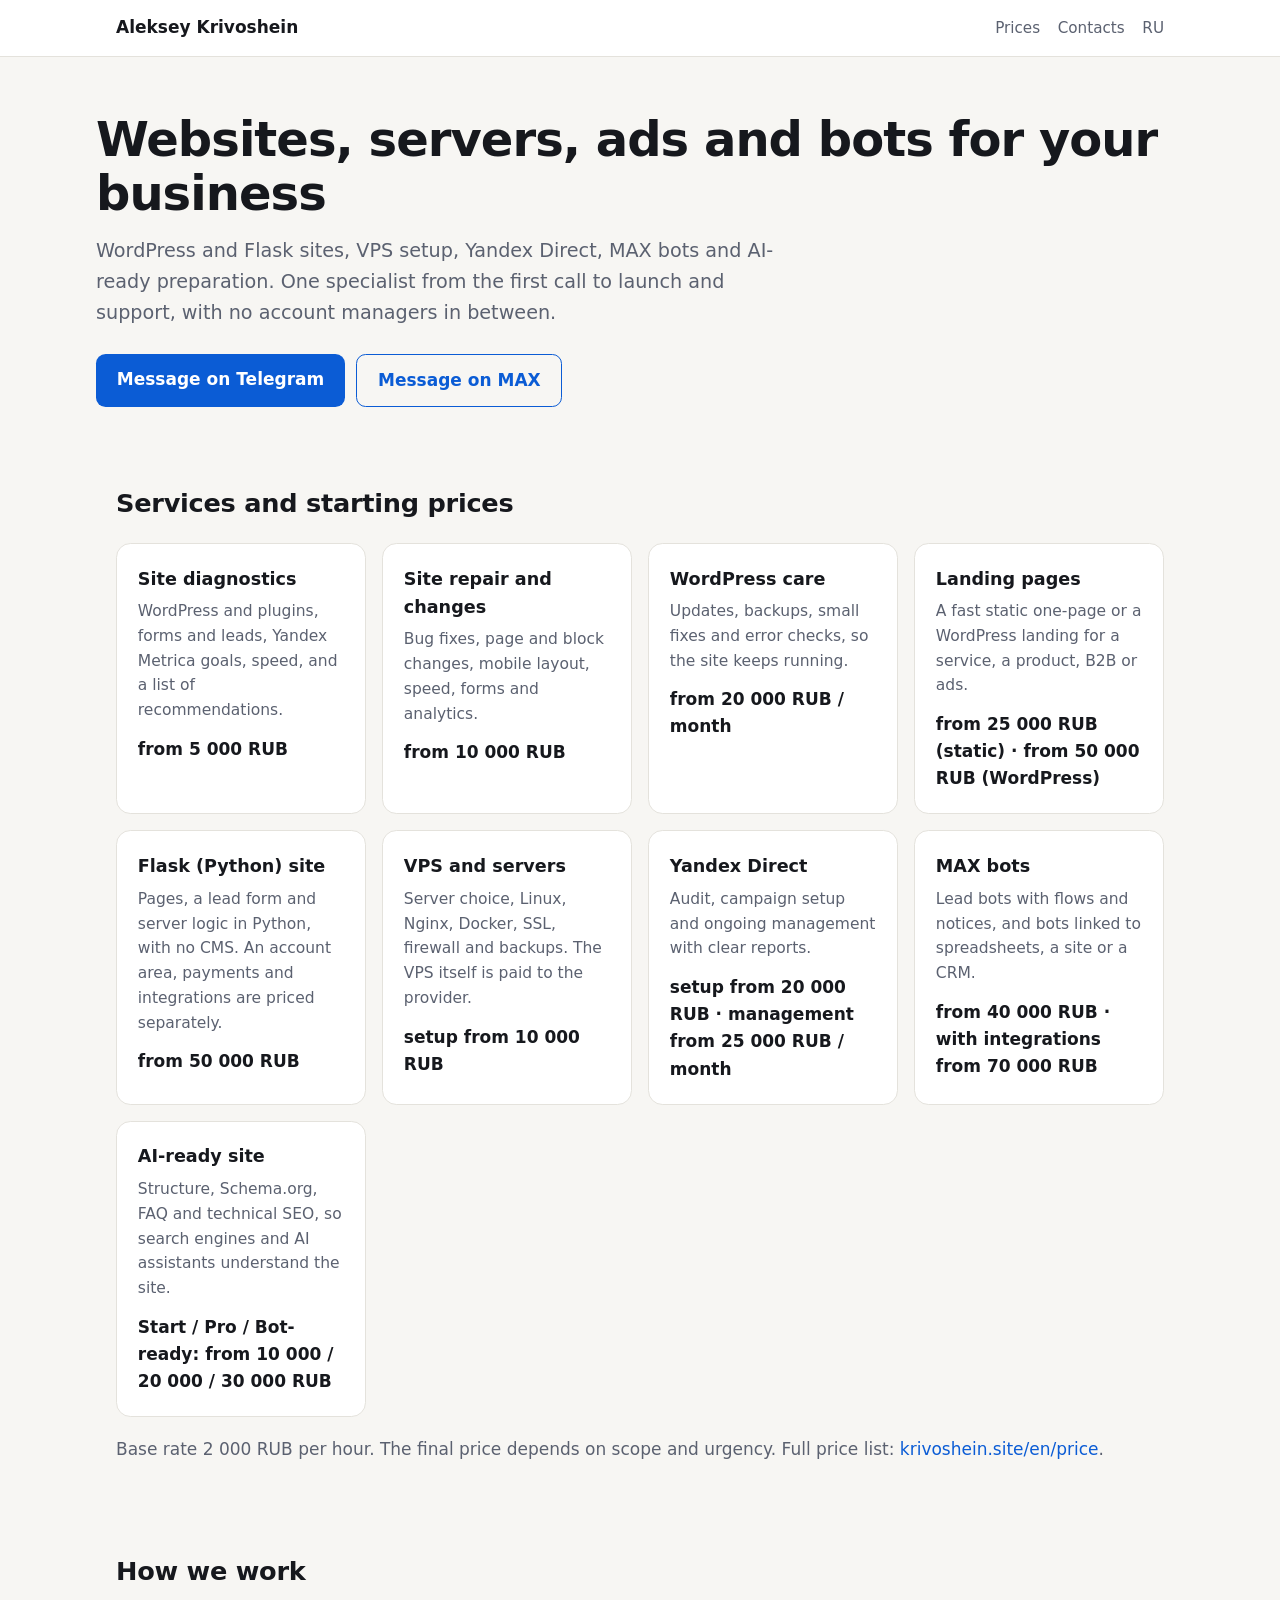
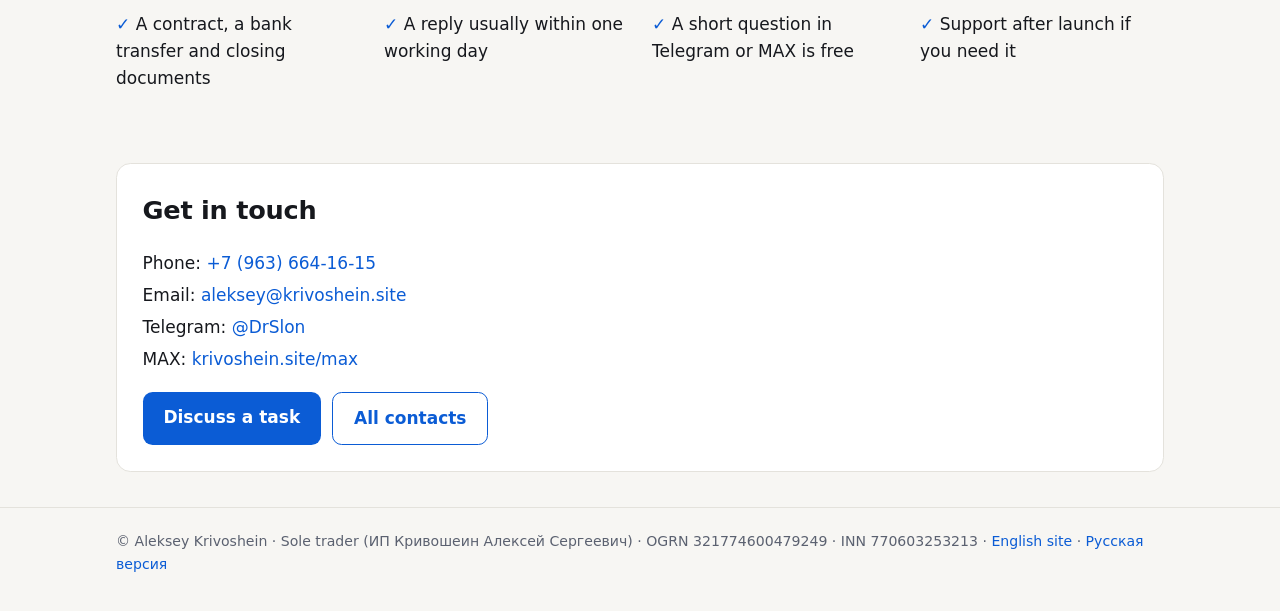
<file: site-root/en/index.html>
<!DOCTYPE html>
<html lang="en">
<head>
<meta charset="utf-8">
<meta name="viewport" content="width=device-width, initial-scale=1">
<title>Aleksey Krivoshein: websites, VPS, Yandex Direct and bots</title>
<meta name="description" content="WordPress and Flask sites, VPS, Yandex Direct, MAX bots, and AI-ready preparation. Aleksey Krivoshein, sole trader.">
<link rel="canonical" href="https://krivoshein.site/en/">
<link rel="alternate" hreflang="ru" href="https://krivoshein.site/">
<link rel="alternate" hreflang="en" href="https://krivoshein.site/en/">
<link rel="alternate" hreflang="x-default" href="https://krivoshein.site/">
<link rel="describedby" href="https://krivoshein.site/en/llms.txt" type="text/plain" title="llms.txt (en)">
<link rel="describedby" href="https://krivoshein.site/en/agents.md" type="text/markdown" title="agents.md (en)">
<meta property="og:title" content="Websites, servers, ads and bots for your business">
<meta property="og:description" content="WordPress and Flask sites, VPS setup, Yandex Direct, MAX bots and AI-ready preparation. One specialist from the first call to launch and support, with no account managers in between.">
<meta property="og:url" content="https://krivoshein.site/en/">
<meta property="og:type" content="website">
<meta property="og:locale" content="en_US">
<meta name="twitter:title" content="Websites, servers, ads and bots for your business">
<meta name="twitter:description" content="WordPress and Flask sites, VPS setup, Yandex Direct, MAX bots and AI-ready preparation. One specialist from the first call to launch and support, with no account managers in between.">
<style>
:root{--bg:#f7f6f3;--card:#fff;--ink:#16181d;--muted:#5b6170;--line:#e4e2dc;--accent:#0b5cd5}
*{box-sizing:border-box}
body{margin:0;font:17px/1.6 system-ui,-apple-system,"Segoe UI",Roboto,Inter,Arial,sans-serif;color:var(--ink);background:var(--bg)}
a{color:var(--accent);text-decoration:none}a:hover{text-decoration:underline}
.wrap{max-width:68rem;margin:0 auto;padding:0 1.25rem}
header{border-bottom:1px solid var(--line);background:var(--card)}
header .wrap{display:flex;align-items:center;justify-content:space-between;gap:1rem;padding-top:.9rem;padding-bottom:.9rem;flex-wrap:wrap}
.brand{font-weight:700;color:var(--ink)}
nav a{margin-left:1.1rem;color:var(--muted);font-size:.95rem}
.hero{padding:3.5rem 0 2.5rem}
h1{font-size:clamp(2rem,4.5vw,3rem);line-height:1.12;margin:0 0 1rem;letter-spacing:-.02em}
.lead{font-size:1.2rem;color:var(--muted);max-width:44rem;margin:0 0 1.6rem}
.cta{display:flex;gap:.7rem;flex-wrap:wrap}
.btn{display:inline-block;padding:.75rem 1.3rem;border-radius:.6rem;background:var(--accent);color:#fff;font-weight:600}
.btn:hover{text-decoration:none;opacity:.92}
.btn.ghost{background:transparent;color:var(--accent);border:1px solid var(--accent)}
section{padding:2.2rem 0}
h2{font-size:1.6rem;margin:0 0 1.2rem;letter-spacing:-.01em}
.grid{display:grid;grid-template-columns:repeat(auto-fit,minmax(15.5rem,1fr));gap:1rem}
.card{background:var(--card);border:1px solid var(--line);border-radius:.9rem;padding:1.3rem}
.card h3{margin:0 0 .4rem;font-size:1.1rem}
.card p{margin:0 0 .8rem;color:var(--muted);font-size:.97rem}
.price{font-weight:700}
ul.facts{list-style:none;padding:0;margin:0;display:grid;grid-template-columns:repeat(auto-fit,minmax(14rem,1fr));gap:.6rem 1.5rem}
ul.facts li:before{content:"✓ ";color:var(--accent)}
.contact{background:var(--card);border:1px solid var(--line);border-radius:.9rem;padding:1.6rem}
.contact ul{list-style:none;padding:0;margin:0 0 1.2rem}
.contact li{margin:.3rem 0}
footer{border-top:1px solid var(--line);padding:1.4rem 0 2.2rem;color:var(--muted);font-size:.88rem}
</style>
<script type="application/ld+json">
{
  "@context": "https://schema.org",
  "@type": "ProfessionalService",
  "name": "Aleksey Krivoshein",
  "url": "https://krivoshein.site/en/",
  "image": "https://krivoshein.site/wp-content/uploads/2026/06/drslon_avatar.png",
  "description": "WordPress and Flask sites, VPS and DevOps, Yandex Direct, MAX bots, and AI-ready preparation.",
  "email": "aleksey@krivoshein.site",
  "telephone": "+7-963-664-16-15",
  "areaServed": "RU",
  "availableLanguage": ["English", "Russian"],
  "priceRange": "₽₽",
  "sameAs": ["https://t.me/DrSlon", "https://github.com/A-Krivoshen"]
}
</script>
</head>
<body>
<header><div class="wrap">
<a class="brand" href="https://krivoshein.site/en/home/">Aleksey Krivoshein</a>
<nav><a href="https://krivoshein.site/en/price/">Prices</a><a href="https://krivoshein.site/en/contacts/">Contacts</a><a href="https://krivoshein.site/" hreflang="ru">RU</a></nav>
</div></header>
<main>
<div class="wrap hero">
<h1>Websites, servers, ads and bots for your business</h1>
<p class="lead">WordPress and Flask sites, VPS setup, Yandex Direct, MAX bots and AI-ready preparation. One specialist from the first call to launch and support, with no account managers in between.</p>
<div class="cta"><a class="btn" href="https://t.me/DrSlon">Message on Telegram</a><a class="btn ghost" href="https://krivoshein.site/max/">Message on MAX</a></div>
</div>

<section><div class="wrap">
<h2>Services and starting prices</h2>
<div class="grid">
<div class="card"><h3>Site diagnostics</h3><p>WordPress and plugins, forms and leads, Yandex Metrica goals, speed, and a list of recommendations.</p><div class="price">from 5 000 RUB</div></div>
<div class="card"><h3>Site repair and changes</h3><p>Bug fixes, page and block changes, mobile layout, speed, forms and analytics.</p><div class="price">from 10 000 RUB</div></div>
<div class="card"><h3>WordPress care</h3><p>Updates, backups, small fixes and error checks, so the site keeps running.</p><div class="price">from 20 000 RUB / month</div></div>
<div class="card"><h3>Landing pages</h3><p>A fast static one-page or a WordPress landing for a service, a product, B2B or ads.</p><div class="price">from 25 000 RUB (static) · from 50 000 RUB (WordPress)</div></div>
<div class="card"><h3>Flask (Python) site</h3><p>Pages, a lead form and server logic in Python, with no CMS. An account area, payments and integrations are priced separately.</p><div class="price">from 50 000 RUB</div></div>
<div class="card"><h3>VPS and servers</h3><p>Server choice, Linux, Nginx, Docker, SSL, firewall and backups. The VPS itself is paid to the provider.</p><div class="price">setup from 10 000 RUB</div></div>
<div class="card"><h3>Yandex Direct</h3><p>Audit, campaign setup and ongoing management with clear reports.</p><div class="price">setup from 20 000 RUB · management from 25 000 RUB / month</div></div>
<div class="card"><h3>MAX bots</h3><p>Lead bots with flows and notices, and bots linked to spreadsheets, a site or a CRM.</p><div class="price">from 40 000 RUB · with integrations from 70 000 RUB</div></div>
<div class="card"><h3>AI-ready site</h3><p>Structure, Schema.org, FAQ and technical SEO, so search engines and AI assistants understand the site.</p><div class="price">Start / Pro / Bot-ready: from 10 000 / 20 000 / 30 000 RUB</div></div>
</div>
<p style="margin-top:1.2rem;color:var(--muted)">Base rate 2 000 RUB per hour. The final price depends on scope and urgency. Full price list: <a href="https://krivoshein.site/en/price/">krivoshein.site/en/price</a>.</p>
</div></section>

<section><div class="wrap">
<h2>How we work</h2>
<ul class="facts">
<li>A contract, a bank transfer and closing documents</li>
<li>A reply usually within one working day</li>
<li>A short question in Telegram or MAX is free</li>
<li>Support after launch if you need it</li>
</ul>
</div></section>

<section><div class="wrap">
<div class="contact">
<h2>Get in touch</h2>
<ul>
<li>Phone: <a href="tel:+79636641615">+7 (963) 664-16-15</a></li>
<li>Email: <a href="mailto:aleksey@krivoshein.site">aleksey@krivoshein.site</a></li>
<li>Telegram: <a href="https://t.me/DrSlon">@DrSlon</a></li>
<li>MAX: <a href="https://krivoshein.site/max/">krivoshein.site/max</a></li>
</ul>
<div class="cta"><a class="btn" href="https://t.me/DrSlon">Discuss a task</a><a class="btn ghost" href="https://krivoshein.site/en/contacts/">All contacts</a></div>
</div>
</div></section>
</main>
<footer><div class="wrap">© Aleksey Krivoshein · Sole trader (ИП Кривошеин Алексей Сергеевич) · OGRN 321774600479249 · INN 770603253213 · <a href="https://krivoshein.site/en/home/">English site</a> · <a href="https://krivoshein.site/">Русская версия</a></div></footer>
</body>
</html>
</file>
